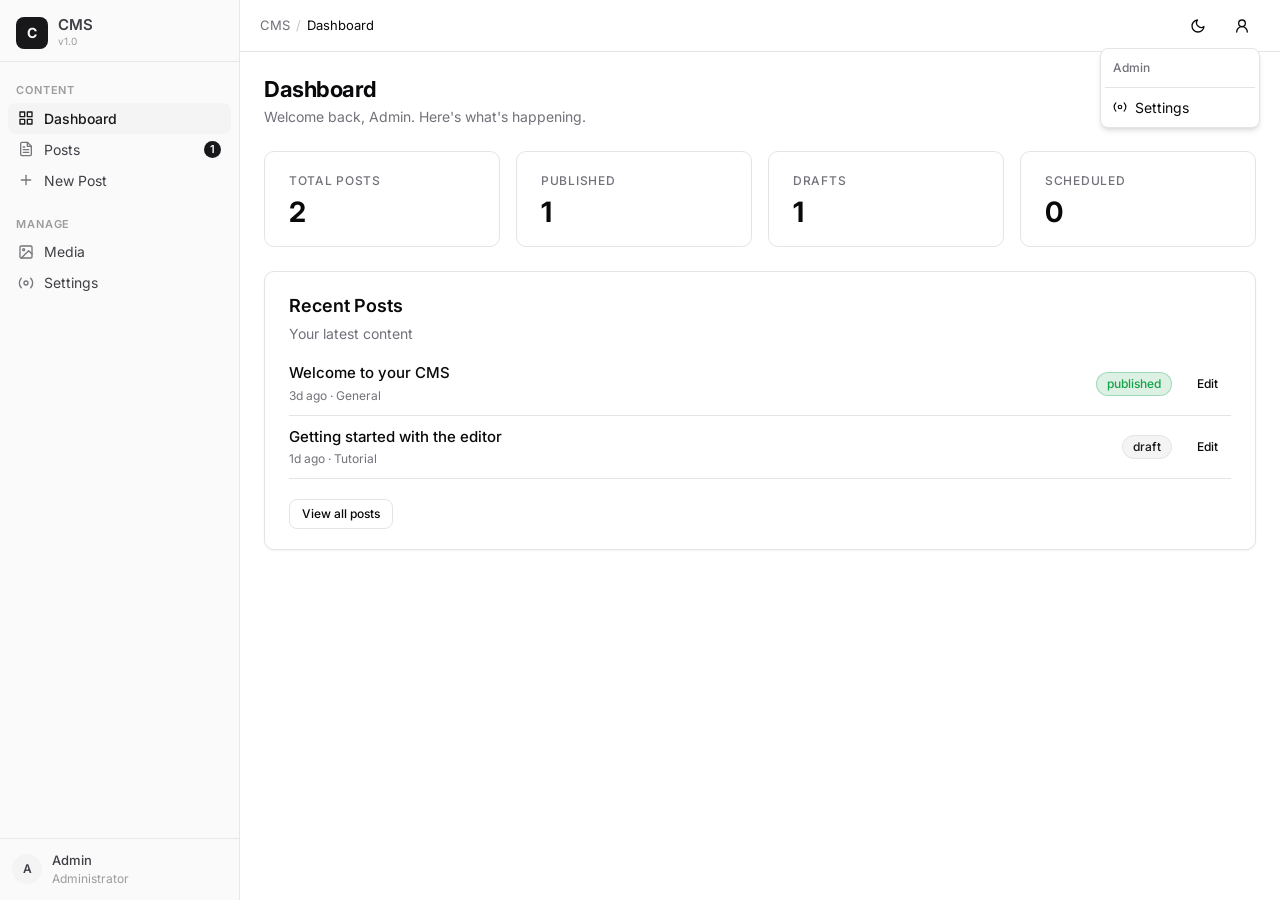
<file: index.html>
<!DOCTYPE html>
<html lang="en">
<head>
  <meta charset="UTF-8">
  <meta name="viewport" content="width=device-width, initial-scale=1.0">
  <meta name="description" content="A clean WYSIWYG CMS built with vanilla HTML, CSS, and JS using shadcn/ui design tokens.">
  <title>CMS</title>

  <!-- Design system -->
  <link rel="stylesheet" href="css/tokens.css">
  <link rel="stylesheet" href="css/base.css">
  <link rel="stylesheet" href="css/components.css">
  <link rel="stylesheet" href="css/layout.css">
  <link rel="stylesheet" href="css/editor.css">

  <!-- Favicon: inline SVG data URI -->
  <link rel="icon" href="data:image/svg+xml,<svg xmlns='http://www.w3.org/2000/svg' viewBox='0 0 32 32'><rect width='32' height='32' rx='8' fill='%23000'/><text x='16' y='22' font-family='Inter,sans-serif' font-size='16' font-weight='700' fill='white' text-anchor='middle'>C</text></svg>">
</head>
<body>
  <!-- App shell is rendered by app.js -->
  <noscript>
    <div style="padding:2rem;font-family:sans-serif;text-align:center">
      <h1>JavaScript Required</h1>
      <p>This CMS requires JavaScript to function. Please enable it in your browser settings.</p>
    </div>
  </noscript>

  <!-- Scripts — order matters -->
  <script src="js/store.js"></script>
  <script src="js/ui.js"></script>
  <script src="js/editor.js"></script>
  <script src="js/app.js"></script>
</body>
</html>
</file>
<file: css/tokens.css>
/* ============================================================
   ConnectionAI CMS — Design Tokens
   Based on shadcn/ui "base" preset (b27GcrRo)
   ============================================================ */

@import url('https://fonts.googleapis.com/css2?family=Inter:wght@300;400;500;600;700&family=JetBrains+Mono:wght@400;500&display=swap');

:root {
  /* --- Radius --- */
  --radius: 0.5rem;
  --radius-sm: calc(var(--radius) - 2px);
  --radius-md: var(--radius);
  --radius-lg: calc(var(--radius) + 2px);
  --radius-xl: calc(var(--radius) + 4px);

  /* --- Neutral palette (light mode) --- */
  --background:         0 0% 100%;
  --foreground:         240 10% 3.9%;
  --card:               0 0% 100%;
  --card-foreground:    240 10% 3.9%;
  --popover:            0 0% 100%;
  --popover-foreground: 240 10% 3.9%;
  --primary:            240 5.9% 10%;
  --primary-foreground: 0 0% 98%;
  --secondary:          240 4.8% 95.9%;
  --secondary-foreground: 240 5.9% 10%;
  --muted:              240 4.8% 95.9%;
  --muted-foreground:   240 3.8% 46.1%;
  --accent:             240 4.8% 95.9%;
  --accent-foreground:  240 5.9% 10%;
  --destructive:        0 84.2% 60.2%;
  --destructive-foreground: 0 0% 98%;
  --border:             240 5.9% 90%;
  --input:              240 5.9% 90%;
  --ring:               240 5.9% 10%;

  /* --- Sidebar --- */
  --sidebar-background:   0 0% 98%;
  --sidebar-foreground:   240 5.3% 26.1%;
  --sidebar-border:       220 13% 91%;
  --sidebar-accent:       240 4.8% 95.9%;
  --sidebar-accent-foreground: 240 5.9% 10%;
  --sidebar-primary:      240 5.9% 10%;
  --sidebar-primary-foreground: 0 0% 98%;
  --sidebar-ring:         240 5.9% 10%;

  /* --- Typography --- */
  --font-sans: 'Inter', system-ui, -apple-system, sans-serif;
  --font-mono: 'JetBrains Mono', 'Fira Code', monospace;

  /* --- Shadows --- */
  --shadow-sm:  0 1px 2px 0 rgb(0 0 0 / 0.05);
  --shadow:     0 1px 3px 0 rgb(0 0 0 / 0.1), 0 1px 2px -1px rgb(0 0 0 / 0.1);
  --shadow-md:  0 4px 6px -1px rgb(0 0 0 / 0.1), 0 2px 4px -2px rgb(0 0 0 / 0.1);
  --shadow-lg:  0 10px 15px -3px rgb(0 0 0 / 0.1), 0 4px 6px -4px rgb(0 0 0 / 0.1);
  --shadow-xl:  0 20px 25px -5px rgb(0 0 0 / 0.1), 0 8px 10px -6px rgb(0 0 0 / 0.1);
}

.dark {
  --background:         240 10% 3.9%;
  --foreground:         0 0% 98%;
  --card:               240 10% 3.9%;
  --card-foreground:    0 0% 98%;
  --popover:            240 10% 3.9%;
  --popover-foreground: 0 0% 98%;
  --primary:            0 0% 98%;
  --primary-foreground: 240 5.9% 10%;
  --secondary:          240 3.7% 15.9%;
  --secondary-foreground: 0 0% 98%;
  --muted:              240 3.7% 15.9%;
  --muted-foreground:   240 5% 64.9%;
  --accent:             240 3.7% 15.9%;
  --accent-foreground:  0 0% 98%;
  --destructive:        0 62.8% 30.6%;
  --destructive-foreground: 0 0% 98%;
  --border:             240 3.7% 15.9%;
  --input:              240 3.7% 15.9%;
  --ring:               240 4.9% 83.9%;

  --sidebar-background:   240 5.9% 10%;
  --sidebar-foreground:   240 4.8% 95.9%;
  --sidebar-border:       240 3.7% 15.9%;
  --sidebar-accent:       240 3.7% 15.9%;
  --sidebar-accent-foreground: 240 4.8% 95.9%;
  --sidebar-primary:      0 0% 98%;
  --sidebar-primary-foreground: 240 5.9% 10%;
  --sidebar-ring:         240 4.9% 83.9%;

  --shadow-sm:  0 1px 2px 0 rgb(0 0 0 / 0.3);
  --shadow:     0 1px 3px 0 rgb(0 0 0 / 0.4), 0 1px 2px -1px rgb(0 0 0 / 0.4);
  --shadow-md:  0 4px 6px -1px rgb(0 0 0 / 0.4), 0 2px 4px -2px rgb(0 0 0 / 0.4);
  --shadow-lg:  0 10px 15px -3px rgb(0 0 0 / 0.4), 0 4px 6px -4px rgb(0 0 0 / 0.4);
  --shadow-xl:  0 20px 25px -5px rgb(0 0 0 / 0.4), 0 8px 10px -6px rgb(0 0 0 / 0.4);
}
</file>
<file: css/base.css>
/* ============================================================
   CMS — Base / Reset
   ============================================================ */

*, *::before, *::after {
  box-sizing: border-box;
  margin: 0;
  padding: 0;
}

html {
  font-size: 16px;
  -webkit-text-size-adjust: 100%;
  tab-size: 4;
}

body {
  font-family: var(--font-sans);
  background-color: hsl(var(--background));
  color: hsl(var(--foreground));
  line-height: 1.5;
  font-feature-settings: "rlig" 1, "calt" 1;
  -webkit-font-smoothing: antialiased;
  -moz-osx-font-smoothing: grayscale;
}

a { color: inherit; text-decoration: none; }
button { cursor: pointer; font-family: inherit; }
input, textarea, select { font-family: inherit; }
img, svg { display: block; }

/* Scrollbar */
::-webkit-scrollbar { width: 6px; height: 6px; }
::-webkit-scrollbar-track { background: transparent; }
::-webkit-scrollbar-thumb {
  background: hsl(var(--muted-foreground) / 0.3);
  border-radius: 3px;
}
::-webkit-scrollbar-thumb:hover {
  background: hsl(var(--muted-foreground) / 0.5);
}

/* Focus ring */
:focus-visible {
  outline: 2px solid hsl(var(--ring));
  outline-offset: 2px;
}

/* Selection */
::selection {
  background: hsl(var(--primary) / 0.15);
  color: hsl(var(--primary));
}

/* ============================================================
   Utility Classes
   ============================================================ */

.sr-only {
  position: absolute;
  width: 1px;
  height: 1px;
  padding: 0;
  margin: -1px;
  overflow: hidden;
  clip: rect(0, 0, 0, 0);
  white-space: nowrap;
  border-width: 0;
}

.flex       { display: flex; }
.flex-col   { flex-direction: column; }
.items-center { align-items: center; }
.justify-between { justify-content: space-between; }
.gap-1      { gap: 0.25rem; }
.gap-2      { gap: 0.5rem; }
.gap-3      { gap: 0.75rem; }
.gap-4      { gap: 1rem; }
.gap-6      { gap: 1.5rem; }
.min-w-0    { min-width: 0; }
.truncate   { overflow: hidden; text-overflow: ellipsis; white-space: nowrap; }
.text-sm    { font-size: 0.875rem; line-height: 1.25rem; }
.text-xs    { font-size: 0.75rem; line-height: 1rem; }
.font-medium { font-weight: 500; }
.font-semibold { font-weight: 600; }
.opacity-50 { opacity: 0.5; }
.opacity-70 { opacity: 0.7; }
.hidden     { display: none !important; }
</file>
<file: css/components.css>
/* ============================================================
   CMS — Components
   ============================================================ */

/* ---- Button ---- */
.btn {
  display: inline-flex;
  align-items: center;
  justify-content: center;
  gap: 0.375rem;
  white-space: nowrap;
  border-radius: var(--radius-md);
  font-size: 0.875rem;
  font-weight: 500;
  line-height: 1;
  transition: background-color 150ms ease, color 150ms ease,
              box-shadow 150ms ease, opacity 150ms ease,
              border-color 150ms ease;
  border: 1px solid transparent;
  padding: 0.5rem 1rem;
  height: 2.25rem;
  user-select: none;
}
.btn:disabled { pointer-events: none; opacity: 0.5; }
.btn svg { flex-shrink: 0; width: 1rem; height: 1rem; }

.btn-primary {
  background-color: hsl(var(--primary));
  color: hsl(var(--primary-foreground));
}
.btn-primary:hover { background-color: hsl(var(--primary) / 0.9); }

.btn-secondary {
  background-color: hsl(var(--secondary));
  color: hsl(var(--secondary-foreground));
  border-color: hsl(var(--border));
}
.btn-secondary:hover { background-color: hsl(var(--secondary) / 0.7); }

.btn-ghost {
  background-color: transparent;
  color: hsl(var(--foreground));
}
.btn-ghost:hover {
  background-color: hsl(var(--accent));
  color: hsl(var(--accent-foreground));
}

.btn-destructive {
  background-color: hsl(var(--destructive));
  color: hsl(var(--destructive-foreground));
}
.btn-destructive:hover { background-color: hsl(var(--destructive) / 0.85); }

.btn-outline {
  background-color: transparent;
  border-color: hsl(var(--border));
  color: hsl(var(--foreground));
}
.btn-outline:hover {
  background-color: hsl(var(--accent));
  color: hsl(var(--accent-foreground));
}

.btn-sm { height: 1.875rem; padding: 0.375rem 0.75rem; font-size: 0.75rem; }
.btn-lg { height: 2.75rem; padding: 0.75rem 1.5rem; font-size: 1rem; }
.btn-icon { width: 2.25rem; padding: 0; }
.btn-icon.btn-sm { width: 1.875rem; }

/* ---- Input / Textarea / Select ---- */
.input, .textarea, .select {
  display: block;
  width: 100%;
  border-radius: var(--radius-md);
  border: 1px solid hsl(var(--input));
  background-color: hsl(var(--background));
  color: hsl(var(--foreground));
  font-size: 0.875rem;
  padding: 0.5rem 0.75rem;
  height: 2.25rem;
  transition: border-color 150ms ease, box-shadow 150ms ease;
}
.textarea { height: auto; min-height: 5rem; resize: vertical; }
.select { appearance: none; cursor: pointer; }

.input:focus, .textarea:focus, .select:focus {
  outline: none;
  border-color: hsl(var(--ring));
  box-shadow: 0 0 0 2px hsl(var(--ring) / 0.2);
}
.input::placeholder, .textarea::placeholder {
  color: hsl(var(--muted-foreground));
}
.input:disabled, .textarea:disabled, .select:disabled {
  opacity: 0.5;
  cursor: not-allowed;
}

/* ---- Label ---- */
.label {
  display: block;
  font-size: 0.875rem;
  font-weight: 500;
  line-height: 1;
  color: hsl(var(--foreground));
  margin-bottom: 0.375rem;
}

/* ---- Form group ---- */
.form-group { display: flex; flex-direction: column; gap: 0.375rem; }
.form-hint { font-size: 0.75rem; color: hsl(var(--muted-foreground)); }
.form-error { font-size: 0.75rem; color: hsl(var(--destructive)); }

/* ---- Card ---- */
.card {
  background-color: hsl(var(--card));
  color: hsl(var(--card-foreground));
  border: 1px solid hsl(var(--border));
  border-radius: var(--radius-lg);
  box-shadow: var(--shadow-sm);
}
.card-header { padding: 1.25rem 1.5rem 0; }
.card-body   { padding: 1.25rem 1.5rem; }
.card-footer { padding: 0 1.5rem 1.25rem; display: flex; align-items: center; gap: 0.5rem; }
.card-title  { font-size: 1.125rem; font-weight: 600; }
.card-description { font-size: 0.875rem; color: hsl(var(--muted-foreground)); margin-top: 0.25rem; }

/* ---- Badge ---- */
.badge {
  display: inline-flex;
  align-items: center;
  gap: 0.25rem;
  border-radius: 9999px;
  font-size: 0.75rem;
  font-weight: 500;
  padding: 0.125rem 0.625rem;
  border: 1px solid transparent;
  line-height: 1.5;
}
.badge-default   { background: hsl(var(--primary)); color: hsl(var(--primary-foreground)); }
.badge-secondary { background: hsl(var(--secondary)); color: hsl(var(--secondary-foreground)); border-color: hsl(var(--border)); }
.badge-outline   { background: transparent; color: hsl(var(--foreground)); border-color: hsl(var(--border)); }
.badge-success   { background: hsl(142 76% 36% / 0.15); color: hsl(142 76% 36%); border-color: hsl(142 76% 36% / 0.3); }
.badge-warning   { background: hsl(38 92% 50% / 0.15); color: hsl(32 95% 44%); border-color: hsl(38 92% 50% / 0.3); }
.badge-destructive { background: hsl(var(--destructive) / 0.15); color: hsl(var(--destructive)); border-color: hsl(var(--destructive) / 0.3); }

/* ---- Separator ---- */
.separator {
  border: none;
  border-top: 1px solid hsl(var(--border));
  margin: 0;
}
.separator-vertical {
  border: none;
  border-left: 1px solid hsl(var(--border));
  align-self: stretch;
}

/* ---- Dialog / Modal ---- */
.dialog-backdrop {
  position: fixed;
  inset: 0;
  z-index: 50;
  background: rgb(0 0 0 / 0.6);
  backdrop-filter: blur(2px);
  display: flex;
  align-items: center;
  justify-content: center;
  padding: 1rem;
  animation: fadeIn 150ms ease;
}
.dialog {
  background: hsl(var(--background));
  border: 1px solid hsl(var(--border));
  border-radius: var(--radius-xl);
  box-shadow: var(--shadow-xl);
  width: 100%;
  max-width: 28rem;
  max-height: 90vh;
  overflow-y: auto;
  animation: slideUp 200ms ease;
}
.dialog-header { padding: 1.5rem 1.5rem 0; }
.dialog-body   { padding: 1.25rem 1.5rem; }
.dialog-footer {
  padding: 0 1.5rem 1.5rem;
  display: flex;
  justify-content: flex-end;
  gap: 0.5rem;
}
.dialog-title { font-size: 1.125rem; font-weight: 600; }
.dialog-description { font-size: 0.875rem; color: hsl(var(--muted-foreground)); margin-top: 0.25rem; }

/* ---- Toast ---- */
#toast-container {
  position: fixed;
  bottom: 1.5rem;
  right: 1.5rem;
  z-index: 100;
  display: flex;
  flex-direction: column-reverse;
  gap: 0.5rem;
  pointer-events: none;
}
.toast {
  pointer-events: auto;
  display: flex;
  align-items: flex-start;
  gap: 0.75rem;
  padding: 0.875rem 1rem;
  border-radius: var(--radius-lg);
  border: 1px solid hsl(var(--border));
  background: hsl(var(--popover));
  color: hsl(var(--popover-foreground));
  box-shadow: var(--shadow-lg);
  font-size: 0.875rem;
  min-width: 18rem;
  max-width: 26rem;
  animation: slideInRight 200ms ease forwards;
}
.toast.dismissing { animation: slideOutRight 200ms ease forwards; }
.toast-icon { flex-shrink: 0; width: 1.125rem; height: 1.125rem; margin-top: 0.0625rem; }
.toast-content { flex: 1; min-width: 0; }
.toast-title { font-weight: 500; }
.toast-message { color: hsl(var(--muted-foreground)); margin-top: 0.125rem; }
.toast-close {
  flex-shrink: 0;
  width: 1.25rem;
  height: 1.25rem;
  background: none;
  border: none;
  color: hsl(var(--muted-foreground));
  border-radius: var(--radius-sm);
  display: flex;
  align-items: center;
  justify-content: center;
  transition: color 150ms ease;
}
.toast-close:hover { color: hsl(var(--foreground)); }
.toast-success .toast-icon { color: hsl(142 76% 36%); }
.toast-error   .toast-icon { color: hsl(var(--destructive)); }
.toast-warning .toast-icon { color: hsl(38 92% 50%); }

/* ---- Dropdown / Popover ---- */
.dropdown {
  position: relative;
  display: inline-flex;
}
.dropdown-menu {
  position: absolute;
  top: calc(100% + 4px);
  right: 0;
  z-index: 30;
  background: hsl(var(--popover));
  border: 1px solid hsl(var(--border));
  border-radius: var(--radius-md);
  box-shadow: var(--shadow-md);
  padding: 0.25rem;
  min-width: 10rem;
  animation: fadeIn 100ms ease;
}
.dropdown-menu.align-start { right: auto; left: 0; }
.dropdown-item {
  display: flex;
  align-items: center;
  gap: 0.5rem;
  width: 100%;
  padding: 0.4375rem 0.5rem;
  border-radius: var(--radius-sm);
  font-size: 0.875rem;
  background: none;
  border: none;
  color: hsl(var(--foreground));
  cursor: pointer;
  transition: background-color 100ms ease;
  text-align: left;
}
.dropdown-item:hover {
  background-color: hsl(var(--accent));
  color: hsl(var(--accent-foreground));
}
.dropdown-item.destructive { color: hsl(var(--destructive)); }
.dropdown-item.destructive:hover { background-color: hsl(var(--destructive) / 0.1); }
.dropdown-separator { height: 1px; background: hsl(var(--border)); margin: 0.25rem 0; }
.dropdown-label {
  padding: 0.375rem 0.5rem;
  font-size: 0.75rem;
  font-weight: 500;
  color: hsl(var(--muted-foreground));
}

/* ---- Tooltip ---- */
[data-tooltip] { position: relative; }
[data-tooltip]::after {
  content: attr(data-tooltip);
  position: absolute;
  bottom: calc(100% + 6px);
  left: 50%;
  transform: translateX(-50%);
  background: hsl(var(--foreground));
  color: hsl(var(--background));
  font-size: 0.75rem;
  padding: 0.25rem 0.5rem;
  border-radius: var(--radius-sm);
  white-space: nowrap;
  pointer-events: none;
  opacity: 0;
  transition: opacity 150ms ease;
  z-index: 50;
}
[data-tooltip]:hover::after { opacity: 1; }

/* ---- Animations ---- */
@keyframes fadeIn {
  from { opacity: 0; }
  to   { opacity: 1; }
}
@keyframes slideUp {
  from { opacity: 0; transform: translateY(8px); }
  to   { opacity: 1; transform: translateY(0); }
}
@keyframes slideInRight {
  from { opacity: 0; transform: translateX(1rem); }
  to   { opacity: 1; transform: translateX(0); }
}
@keyframes slideOutRight {
  from { opacity: 1; transform: translateX(0); }
  to   { opacity: 0; transform: translateX(1rem); }
}

/* ---- Skeleton ---- */
.skeleton {
  background: hsl(var(--muted));
  border-radius: var(--radius-sm);
  animation: pulse 2s cubic-bezier(0.4, 0, 0.6, 1) infinite;
}
@keyframes pulse {
  0%, 100% { opacity: 1; }
  50%       { opacity: 0.5; }
}

/* ---- Switch / Toggle ---- */
.switch {
  display: inline-flex;
  align-items: center;
  cursor: pointer;
  gap: 0.5rem;
}
.switch-track {
  position: relative;
  width: 2.25rem;
  height: 1.25rem;
  background: hsl(var(--input));
  border-radius: 9999px;
  transition: background 200ms ease;
  flex-shrink: 0;
}
.switch-track::after {
  content: '';
  position: absolute;
  top: 2px;
  left: 2px;
  width: calc(1.25rem - 4px);
  height: calc(1.25rem - 4px);
  background: white;
  border-radius: 9999px;
  transition: transform 200ms ease;
}
.switch input:checked ~ .switch-track {
  background: hsl(var(--primary));
}
.switch input:checked ~ .switch-track::after {
  transform: translateX(1rem);
}
.switch input { position: absolute; opacity: 0; width: 0; height: 0; }

/* ---- Tabs ---- */
.tabs {}
.tabs-list {
  display: inline-flex;
  background: hsl(var(--muted));
  border-radius: var(--radius-md);
  padding: 0.25rem;
  gap: 0.25rem;
}
.tabs-trigger {
  padding: 0.375rem 0.75rem;
  border-radius: var(--radius-sm);
  font-size: 0.875rem;
  font-weight: 500;
  background: none;
  border: none;
  color: hsl(var(--muted-foreground));
  cursor: pointer;
  transition: background 150ms ease, color 150ms ease;
}
.tabs-trigger.active {
  background: hsl(var(--background));
  color: hsl(var(--foreground));
  box-shadow: var(--shadow-sm);
}
.tabs-content { display: none; }
.tabs-content.active { display: block; }

/* ---- Progress ---- */
.progress {
  height: 0.5rem;
  background: hsl(var(--muted));
  border-radius: 9999px;
  overflow: hidden;
}
.progress-bar {
  height: 100%;
  background: hsl(var(--primary));
  border-radius: 9999px;
  transition: width 300ms ease;
}

/* ---- Table ---- */
.table-container {
  overflow-x: auto;
  border: 1px solid hsl(var(--border));
  border-radius: var(--radius-md);
}
table {
  width: 100%;
  border-collapse: collapse;
  font-size: 0.875rem;
}
thead {
  background: hsl(var(--muted) / 0.5);
  border-bottom: 1px solid hsl(var(--border));
}
th {
  padding: 0.75rem 1rem;
  text-align: left;
  font-weight: 500;
  color: hsl(var(--muted-foreground));
  white-space: nowrap;
}
td {
  padding: 0.75rem 1rem;
  border-bottom: 1px solid hsl(var(--border));
  vertical-align: middle;
}
tr:last-child td { border-bottom: none; }
tbody tr:hover { background: hsl(var(--muted) / 0.3); }

/* ---- Spinner ---- */
.spinner {
  width: 1rem;
  height: 1rem;
  border: 2px solid hsl(var(--muted));
  border-top-color: hsl(var(--foreground));
  border-radius: 50%;
  animation: spin 600ms linear infinite;
}
@keyframes spin { to { transform: rotate(360deg); } }
</file>
<file: css/layout.css>
/* ============================================================
   CMS — Layout
   ============================================================ */

/* ---- App Shell ---- */
.app-shell {
  display: grid;
  grid-template-columns: 240px 1fr;
  grid-template-rows: auto 1fr;
  grid-template-areas:
    "sidebar topbar"
    "sidebar main";
  min-height: 100vh;
  height: 100vh;
  overflow: hidden;
}

@media (max-width: 768px) {
  .app-shell {
    grid-template-columns: 1fr;
    grid-template-areas:
      "topbar"
      "main";
  }
  .sidebar { display: none; }
  .sidebar.open { display: flex; position: fixed; inset: 0; z-index: 40; width: 240px; }
}

/* ---- Sidebar ---- */
.sidebar {
  grid-area: sidebar;
  background: hsl(var(--sidebar-background));
  border-right: 1px solid hsl(var(--sidebar-border));
  display: flex;
  flex-direction: column;
  overflow-y: auto;
  height: 100vh;
  position: sticky;
  top: 0;
}

.sidebar-header {
  padding: 1rem 1rem 0.75rem;
  display: flex;
  align-items: center;
  gap: 0.625rem;
  border-bottom: 1px solid hsl(var(--sidebar-border));
  margin-bottom: 0.25rem;
}
.sidebar-logo {
  width: 2rem;
  height: 2rem;
  background: hsl(var(--sidebar-primary));
  border-radius: var(--radius-md);
  display: flex;
  align-items: center;
  justify-content: center;
  color: hsl(var(--sidebar-primary-foreground));
  font-weight: 700;
  font-size: 0.875rem;
  flex-shrink: 0;
}
.sidebar-brand {
  font-weight: 600;
  font-size: 0.9375rem;
  color: hsl(var(--sidebar-foreground));
  line-height: 1.2;
}
.sidebar-version {
  font-size: 0.625rem;
  color: hsl(var(--sidebar-foreground) / 0.5);
  font-weight: 400;
}

.sidebar-nav { padding: 0.5rem; flex: 1; }
.sidebar-section-label {
  padding: 0.5rem 0.5rem 0.25rem;
  font-size: 0.6875rem;
  font-weight: 600;
  letter-spacing: 0.08em;
  text-transform: uppercase;
  color: hsl(var(--sidebar-foreground) / 0.5);
}
.nav-item {
  display: flex;
  align-items: center;
  gap: 0.625rem;
  padding: 0.4375rem 0.625rem;
  border-radius: var(--radius-md);
  font-size: 0.875rem;
  color: hsl(var(--sidebar-foreground));
  cursor: pointer;
  transition: background-color 100ms ease, color 100ms ease;
  border: none;
  background: none;
  width: 100%;
  text-align: left;
  position: relative;
}
.nav-item:hover {
  background: hsl(var(--sidebar-accent));
  color: hsl(var(--sidebar-accent-foreground));
}
.nav-item.active {
  background: hsl(var(--sidebar-accent));
  color: hsl(var(--sidebar-primary));
  font-weight: 500;
}
.nav-item svg { flex-shrink: 0; width: 1rem; height: 1rem; opacity: 0.7; }
.nav-item.active svg { opacity: 1; }
.nav-item .nav-badge {
  margin-left: auto;
  font-size: 0.6875rem;
  background: hsl(var(--sidebar-primary));
  color: hsl(var(--sidebar-primary-foreground));
  border-radius: 9999px;
  padding: 0.0625rem 0.375rem;
  font-weight: 600;
  line-height: 1.4;
}

.sidebar-footer {
  padding: 0.75rem;
  border-top: 1px solid hsl(var(--sidebar-border));
  display: flex;
  align-items: center;
  gap: 0.625rem;
}
.sidebar-user-avatar {
  width: 1.875rem;
  height: 1.875rem;
  border-radius: 50%;
  background: hsl(var(--sidebar-accent));
  display: flex;
  align-items: center;
  justify-content: center;
  font-size: 0.75rem;
  font-weight: 600;
  color: hsl(var(--sidebar-foreground));
  flex-shrink: 0;
}
.sidebar-user-name {
  font-size: 0.8125rem;
  font-weight: 500;
  color: hsl(var(--sidebar-foreground));
}
.sidebar-user-role {
  font-size: 0.75rem;
  color: hsl(var(--sidebar-foreground) / 0.5);
}

/* ---- Topbar ---- */
.topbar {
  grid-area: topbar;
  height: 3.25rem;
  background: hsl(var(--background));
  border-bottom: 1px solid hsl(var(--border));
  display: flex;
  align-items: center;
  gap: 0.75rem;
  padding: 0 1.25rem;
  position: sticky;
  top: 0;
  z-index: 20;
}
.topbar-title {
  font-size: 0.9375rem;
  font-weight: 600;
  color: hsl(var(--foreground));
  flex: 1;
}
.topbar-breadcrumb {
  display: flex;
  align-items: center;
  gap: 0.375rem;
  font-size: 0.8125rem;
  color: hsl(var(--muted-foreground));
  flex: 1;
}
.topbar-breadcrumb .crumb { color: hsl(var(--foreground)); }
.topbar-breadcrumb .sep { opacity: 0.4; }
.topbar-actions { display: flex; align-items: center; gap: 0.5rem; }

/* ---- Main content ---- */
.main-content {
  grid-area: main;
  overflow-y: auto;
  background: hsl(var(--background));
}

/* ---- Page ---- */
.page { padding: 1.5rem; max-width: 1200px; }
.page-full { padding: 1.5rem; }

/* ---- Page header ---- */
.page-header {
  margin-bottom: 1.5rem;
  display: flex;
  align-items: flex-start;
  justify-content: space-between;
  gap: 1rem;
}
.page-header-info {}
.page-title {
  font-size: 1.375rem;
  font-weight: 700;
  letter-spacing: -0.02em;
  color: hsl(var(--foreground));
  line-height: 1.2;
}
.page-description {
  font-size: 0.875rem;
  color: hsl(var(--muted-foreground));
  margin-top: 0.25rem;
}
.page-actions { display: flex; align-items: center; gap: 0.5rem; flex-shrink: 0; }

/* ---- Grid helpers ---- */
.grid-2 { display: grid; grid-template-columns: repeat(2, 1fr); gap: 1rem; }
.grid-3 { display: grid; grid-template-columns: repeat(3, 1fr); gap: 1rem; }
.grid-4 { display: grid; grid-template-columns: repeat(4, 1fr); gap: 1rem; }

@media (max-width: 1024px) {
  .grid-4 { grid-template-columns: repeat(2, 1fr); }
  .grid-3 { grid-template-columns: repeat(2, 1fr); }
}
@media (max-width: 640px) {
  .grid-4, .grid-3, .grid-2 { grid-template-columns: 1fr; }
  .page { padding: 1rem; }
}

/* ---- Stat card ---- */
.stat-card {
  background: hsl(var(--card));
  border: 1px solid hsl(var(--border));
  border-radius: var(--radius-lg);
  padding: 1.25rem 1.5rem;
}
.stat-label {
  font-size: 0.75rem;
  font-weight: 500;
  text-transform: uppercase;
  letter-spacing: 0.06em;
  color: hsl(var(--muted-foreground));
  margin-bottom: 0.5rem;
  display: flex;
  align-items: center;
  justify-content: space-between;
}
.stat-value {
  font-size: 1.75rem;
  font-weight: 700;
  letter-spacing: -0.02em;
  color: hsl(var(--foreground));
  line-height: 1;
}
.stat-change {
  font-size: 0.75rem;
  margin-top: 0.375rem;
  color: hsl(var(--muted-foreground));
}
.stat-change.up   { color: hsl(142 76% 36%); }
.stat-change.down { color: hsl(var(--destructive)); }

/* ---- Empty state ---- */
.empty-state {
  text-align: center;
  padding: 4rem 2rem;
  color: hsl(var(--muted-foreground));
}
.empty-state svg {
  width: 3rem;
  height: 3rem;
  margin: 0 auto 1rem;
  opacity: 0.4;
}
.empty-state-title {
  font-size: 1rem;
  font-weight: 500;
  color: hsl(var(--foreground));
  margin-bottom: 0.375rem;
}
.empty-state-description { font-size: 0.875rem; }
</file>
<file: css/editor.css>
/* ============================================================
   CMS — WYSIWYG Editor
   ============================================================ */

/* ---- Editor wrapper ---- */
.editor-container {
  display: flex;
  flex-direction: column;
  height: 100%;
  background: hsl(var(--background));
  border-radius: var(--radius-lg);
  border: 1px solid hsl(var(--border));
  overflow: hidden;
}

/* ---- Toolbar ---- */
.editor-toolbar {
  display: flex;
  align-items: center;
  flex-wrap: wrap;
  gap: 0.125rem;
  padding: 0.5rem 0.625rem;
  background: hsl(var(--muted) / 0.5);
  border-bottom: 1px solid hsl(var(--border));
}
.toolbar-group {
  display: flex;
  align-items: center;
  gap: 0.125rem;
}
.toolbar-sep {
  width: 1px;
  height: 1.375rem;
  background: hsl(var(--border));
  margin: 0 0.25rem;
}
.toolbar-btn {
  width: 1.875rem;
  height: 1.875rem;
  display: flex;
  align-items: center;
  justify-content: center;
  border: none;
  background: none;
  border-radius: var(--radius-sm);
  color: hsl(var(--foreground));
  cursor: pointer;
  font-size: 0.8125rem;
  font-weight: 600;
  transition: background 100ms ease, color 100ms ease;
  flex-shrink: 0;
}
.toolbar-btn:hover {
  background: hsl(var(--accent));
}
.toolbar-btn.active {
  background: hsl(var(--primary));
  color: hsl(var(--primary-foreground));
}
.toolbar-btn svg {
  width: 0.9375rem;
  height: 0.9375rem;
}
.toolbar-select {
  height: 1.875rem;
  padding: 0 0.5rem;
  border: 1px solid hsl(var(--border));
  border-radius: var(--radius-sm);
  background: hsl(var(--background));
  color: hsl(var(--foreground));
  font-size: 0.8125rem;
  cursor: pointer;
  font-family: var(--font-sans);
}
.toolbar-select:focus {
  outline: none;
  border-color: hsl(var(--ring));
}

/* ---- Editor area ---- */
.editor-body {
  flex: 1;
  overflow-y: auto;
  position: relative;
}
.editor-content {
  min-height: 400px;
  padding: 2rem 2.5rem;
  outline: none;
  font-size: 1rem;
  line-height: 1.75;
  color: hsl(var(--foreground));
  caret-color: hsl(var(--primary));
}

/* Content typography inside editor */
.editor-content h1 {
  font-size: 2em;
  font-weight: 700;
  letter-spacing: -0.02em;
  line-height: 1.2;
  margin: 1.25em 0 0.5em;
}
.editor-content h2 {
  font-size: 1.5em;
  font-weight: 600;
  letter-spacing: -0.015em;
  line-height: 1.3;
  margin: 1em 0 0.4em;
}
.editor-content h3 {
  font-size: 1.25em;
  font-weight: 600;
  line-height: 1.4;
  margin: 1em 0 0.3em;
}
.editor-content h4 {
  font-size: 1em;
  font-weight: 600;
  margin: 0.75em 0 0.25em;
}
.editor-content h1:first-child,
.editor-content h2:first-child,
.editor-content h3:first-child { margin-top: 0; }

.editor-content p { margin-bottom: 0.75em; }
.editor-content p:last-child { margin-bottom: 0; }

.editor-content strong { font-weight: 600; }
.editor-content em { font-style: italic; }
.editor-content u  { text-decoration: underline; }
.editor-content s  { text-decoration: line-through; color: hsl(var(--muted-foreground)); }

.editor-content a {
  color: hsl(var(--primary));
  text-decoration: underline;
  text-underline-offset: 2px;
}
.editor-content a:hover { opacity: 0.8; }

.editor-content ul,
.editor-content ol {
  padding-left: 1.5em;
  margin-bottom: 0.75em;
}
.editor-content li { margin-bottom: 0.25em; }

.editor-content blockquote {
  border-left: 3px solid hsl(var(--border));
  padding-left: 1em;
  color: hsl(var(--muted-foreground));
  font-style: italic;
  margin: 1em 0;
}

.editor-content pre {
  background: hsl(var(--muted));
  border: 1px solid hsl(var(--border));
  border-radius: var(--radius-md);
  padding: 1em 1.25em;
  overflow-x: auto;
  font-family: var(--font-mono);
  font-size: 0.875em;
  line-height: 1.6;
  margin: 1em 0;
}
.editor-content code {
  font-family: var(--font-mono);
  font-size: 0.875em;
  background: hsl(var(--muted));
  padding: 0.125em 0.375em;
  border-radius: var(--radius-sm);
}
.editor-content pre code {
  background: none;
  padding: 0;
  font-size: 1em;
}

.editor-content hr {
  border: none;
  border-top: 1px solid hsl(var(--border));
  margin: 1.5em 0;
}

.editor-content img {
  max-width: 100%;
  border-radius: var(--radius-md);
  margin: 0.5em 0;
}

.editor-content table {
  border-collapse: collapse;
  width: 100%;
  margin: 1em 0;
  font-size: 0.9em;
}
.editor-content th,
.editor-content td {
  border: 1px solid hsl(var(--border));
  padding: 0.5em 0.75em;
  text-align: left;
}
.editor-content th { background: hsl(var(--muted) / 0.5); font-weight: 500; }

/* Placeholder */
.editor-content:empty::before {
  content: attr(data-placeholder);
  color: hsl(var(--muted-foreground));
  pointer-events: none;
}

/* ---- Word count bar ---- */
.editor-footer {
  padding: 0.375rem 1rem;
  background: hsl(var(--muted) / 0.5);
  border-top: 1px solid hsl(var(--border));
  display: flex;
  align-items: center;
  justify-content: space-between;
  font-size: 0.75rem;
  color: hsl(var(--muted-foreground));
}

/* ---- Post meta panel ---- */
.post-meta-panel {
  width: 280px;
  flex-shrink: 0;
  border-left: 1px solid hsl(var(--border));
  background: hsl(var(--card));
  overflow-y: auto;
  display: flex;
  flex-direction: column;
}
.post-meta-header {
  padding: 0.875rem 1rem;
  border-bottom: 1px solid hsl(var(--border));
  font-size: 0.8125rem;
  font-weight: 600;
  color: hsl(var(--foreground));
}
.post-meta-section { padding: 0.875rem 1rem; border-bottom: 1px solid hsl(var(--border)); }
.post-meta-label {
  font-size: 0.75rem;
  font-weight: 500;
  text-transform: uppercase;
  letter-spacing: 0.06em;
  color: hsl(var(--muted-foreground));
  margin-bottom: 0.5rem;
}

/* ---- Editor layout ---- */
.editor-layout {
  display: flex;
  height: calc(100vh - 3.25rem);
}
.editor-main {
  flex: 1;
  display: flex;
  flex-direction: column;
  min-width: 0;
}

/* ---- Image embed ---- */
.image-placeholder {
  border: 2px dashed hsl(var(--border));
  border-radius: var(--radius-md);
  padding: 2rem;
  text-align: center;
  cursor: pointer;
  color: hsl(var(--muted-foreground));
  font-size: 0.875rem;
  transition: border-color 150ms ease, background 150ms ease;
}
.image-placeholder:hover {
  border-color: hsl(var(--ring));
  background: hsl(var(--accent) / 0.5);
}

/* ---- Tag input ---- */
.tag-list {
  display: flex;
  flex-wrap: wrap;
  gap: 0.375rem;
  margin-bottom: 0.5rem;
}
.tag-item {
  display: inline-flex;
  align-items: center;
  gap: 0.25rem;
  background: hsl(var(--secondary));
  border: 1px solid hsl(var(--border));
  border-radius: 9999px;
  padding: 0.125rem 0.5rem;
  font-size: 0.75rem;
  color: hsl(var(--secondary-foreground));
}
.tag-remove {
  background: none;
  border: none;
  color: hsl(var(--muted-foreground));
  cursor: pointer;
  display: flex;
  align-items: center;
  padding: 0;
  border-radius: 50%;
  transition: color 100ms ease;
}
.tag-remove:hover { color: hsl(var(--destructive)); }
</file>
